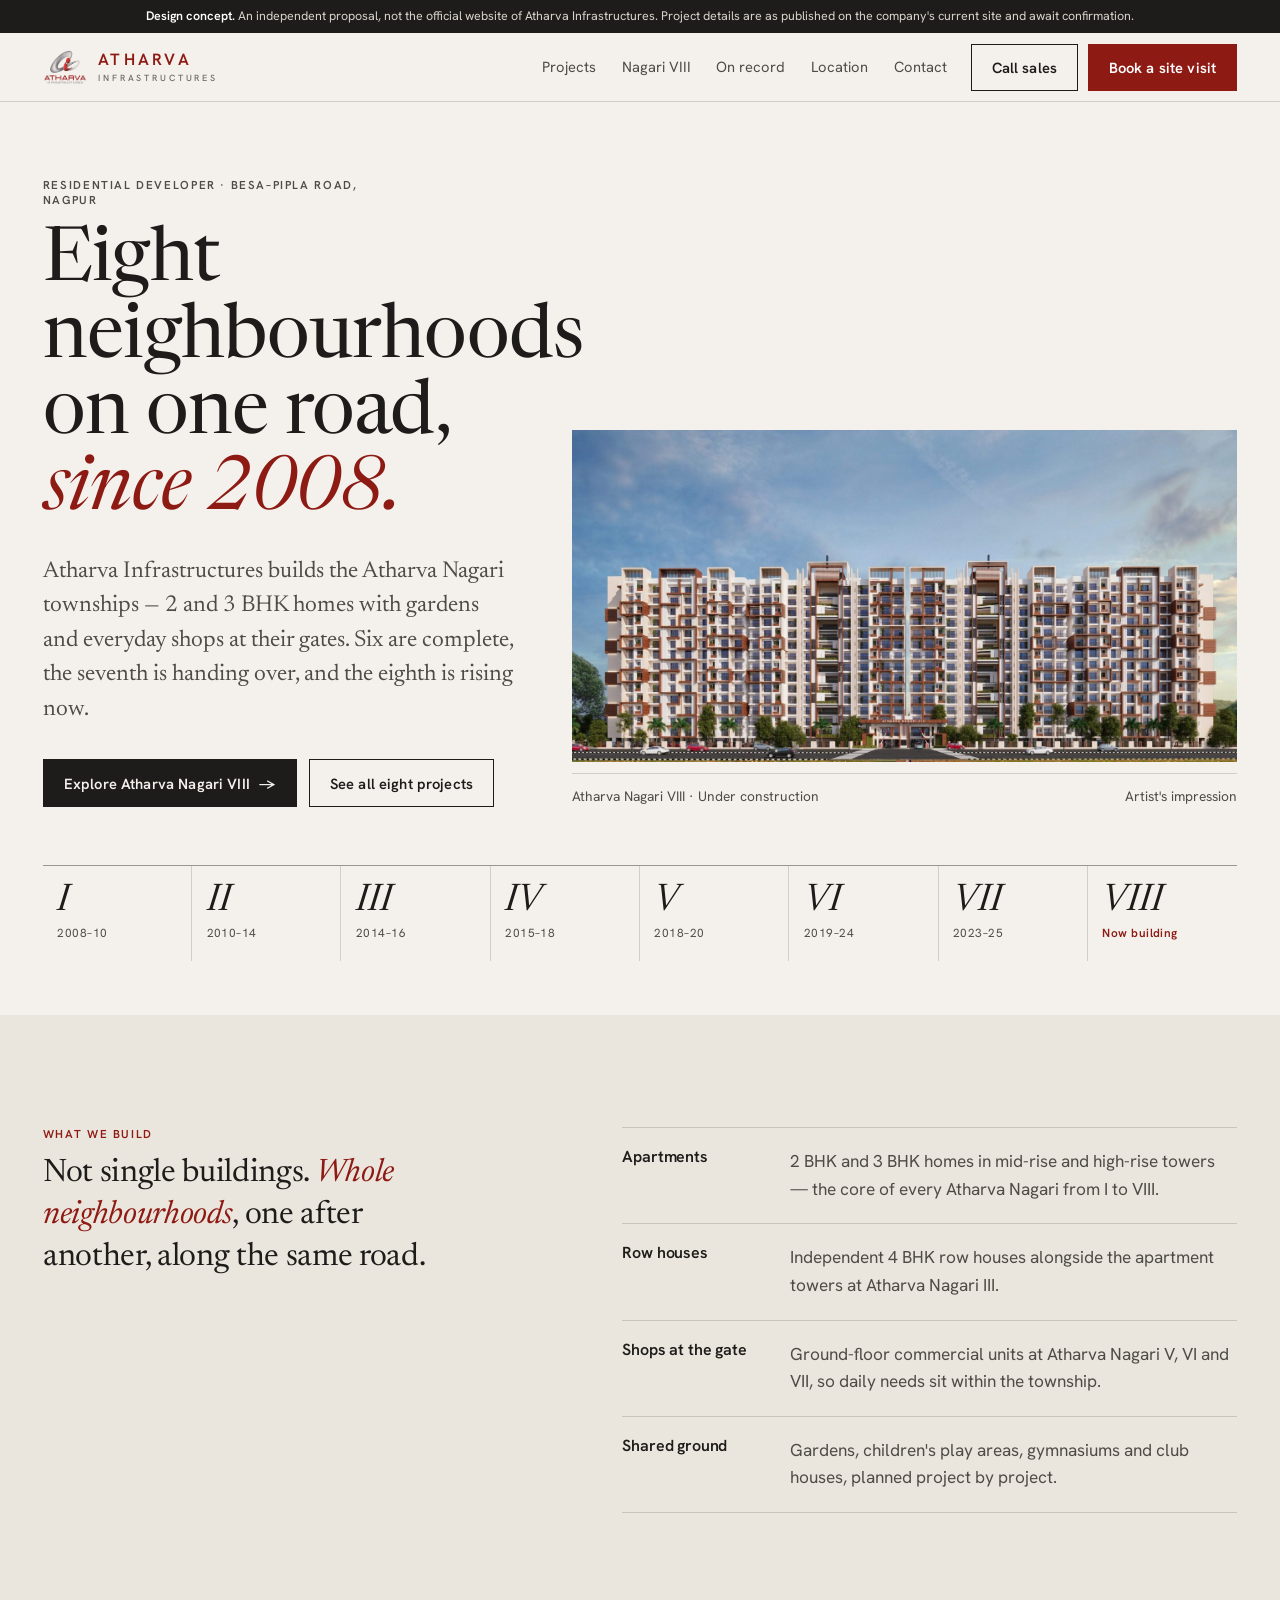
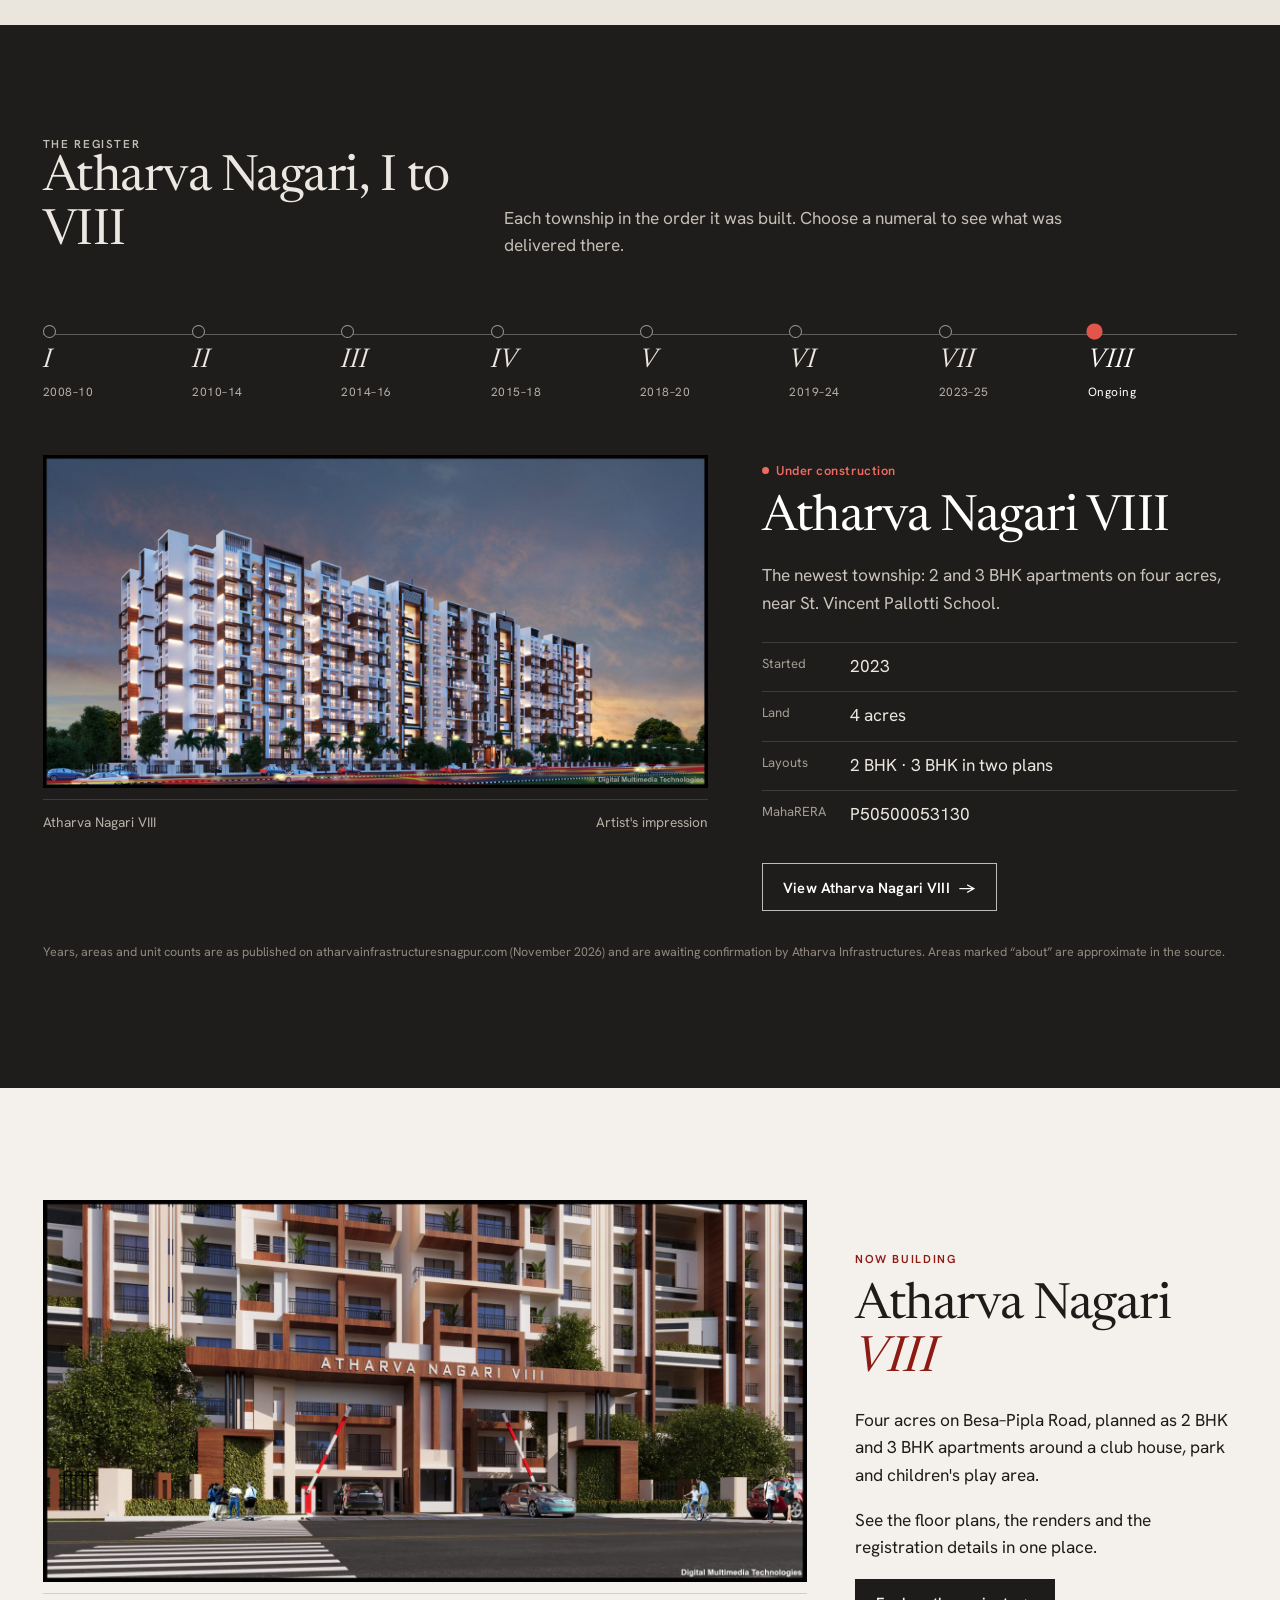
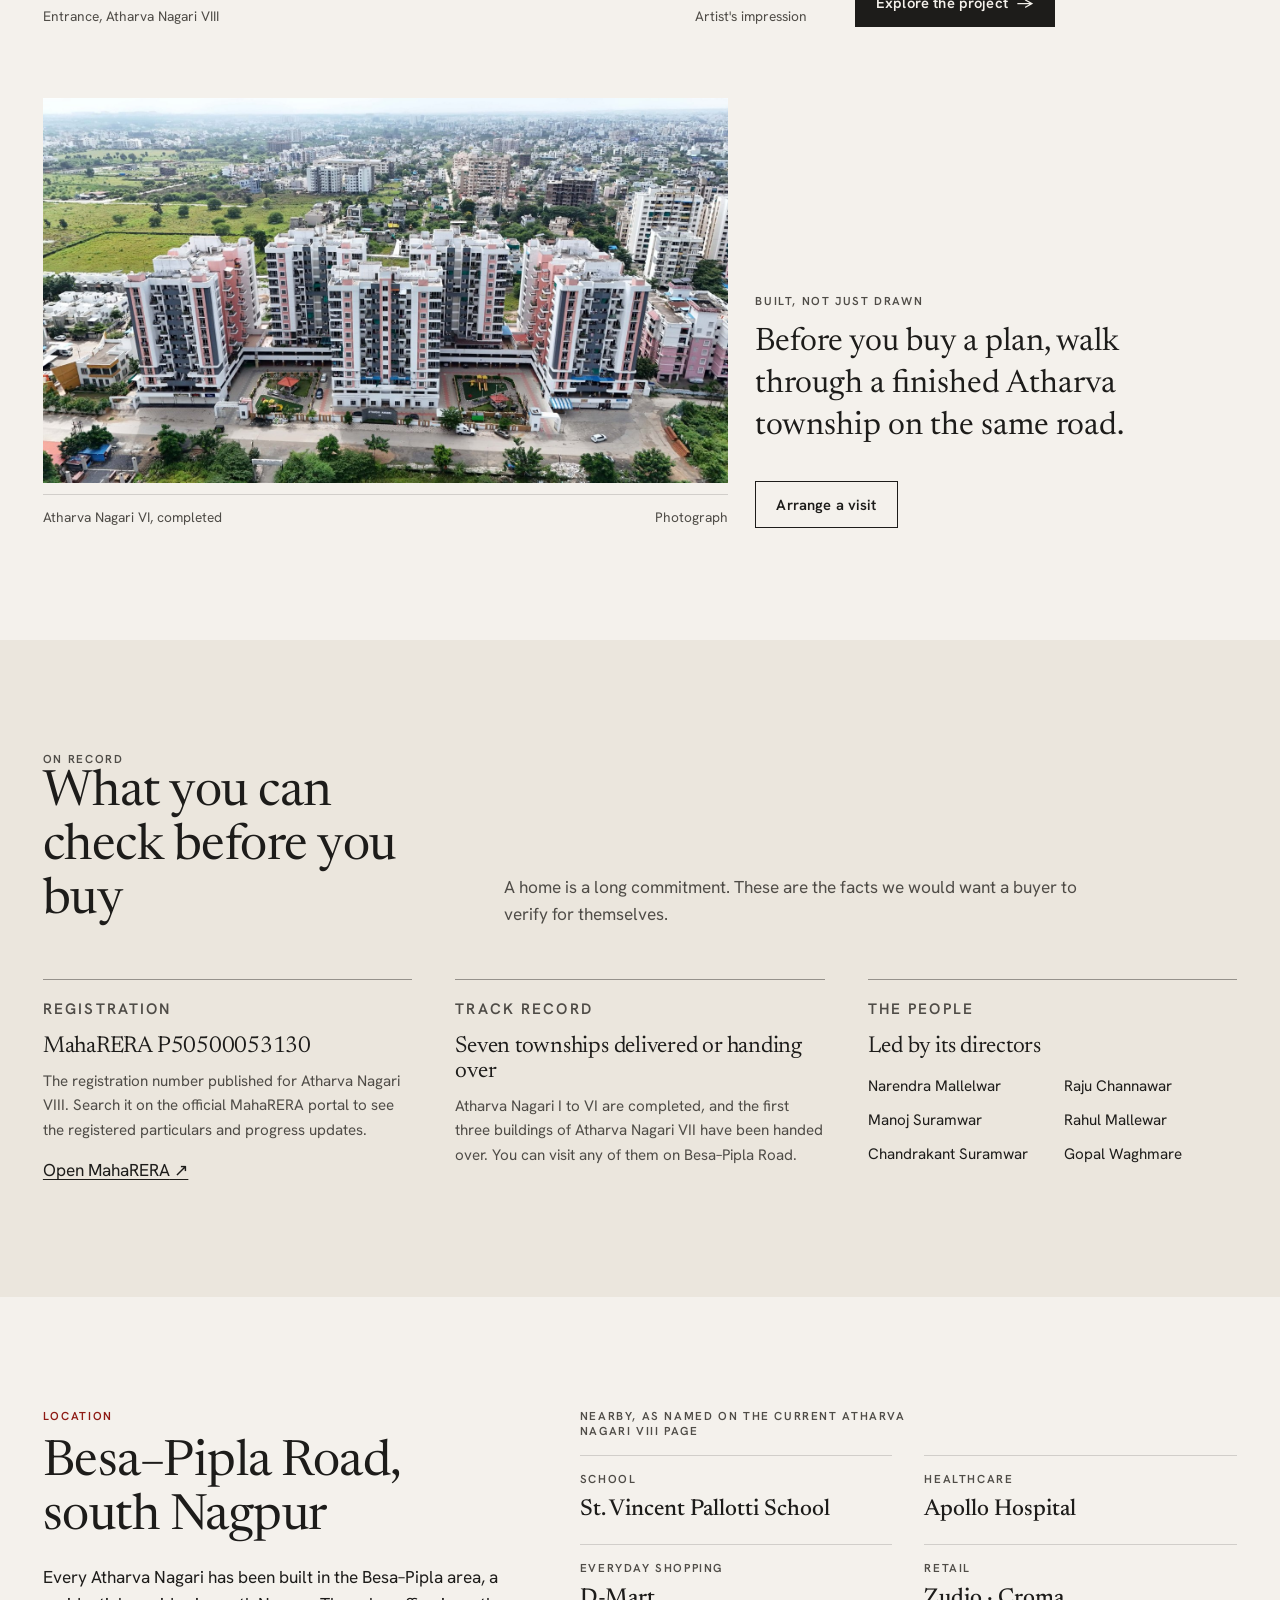
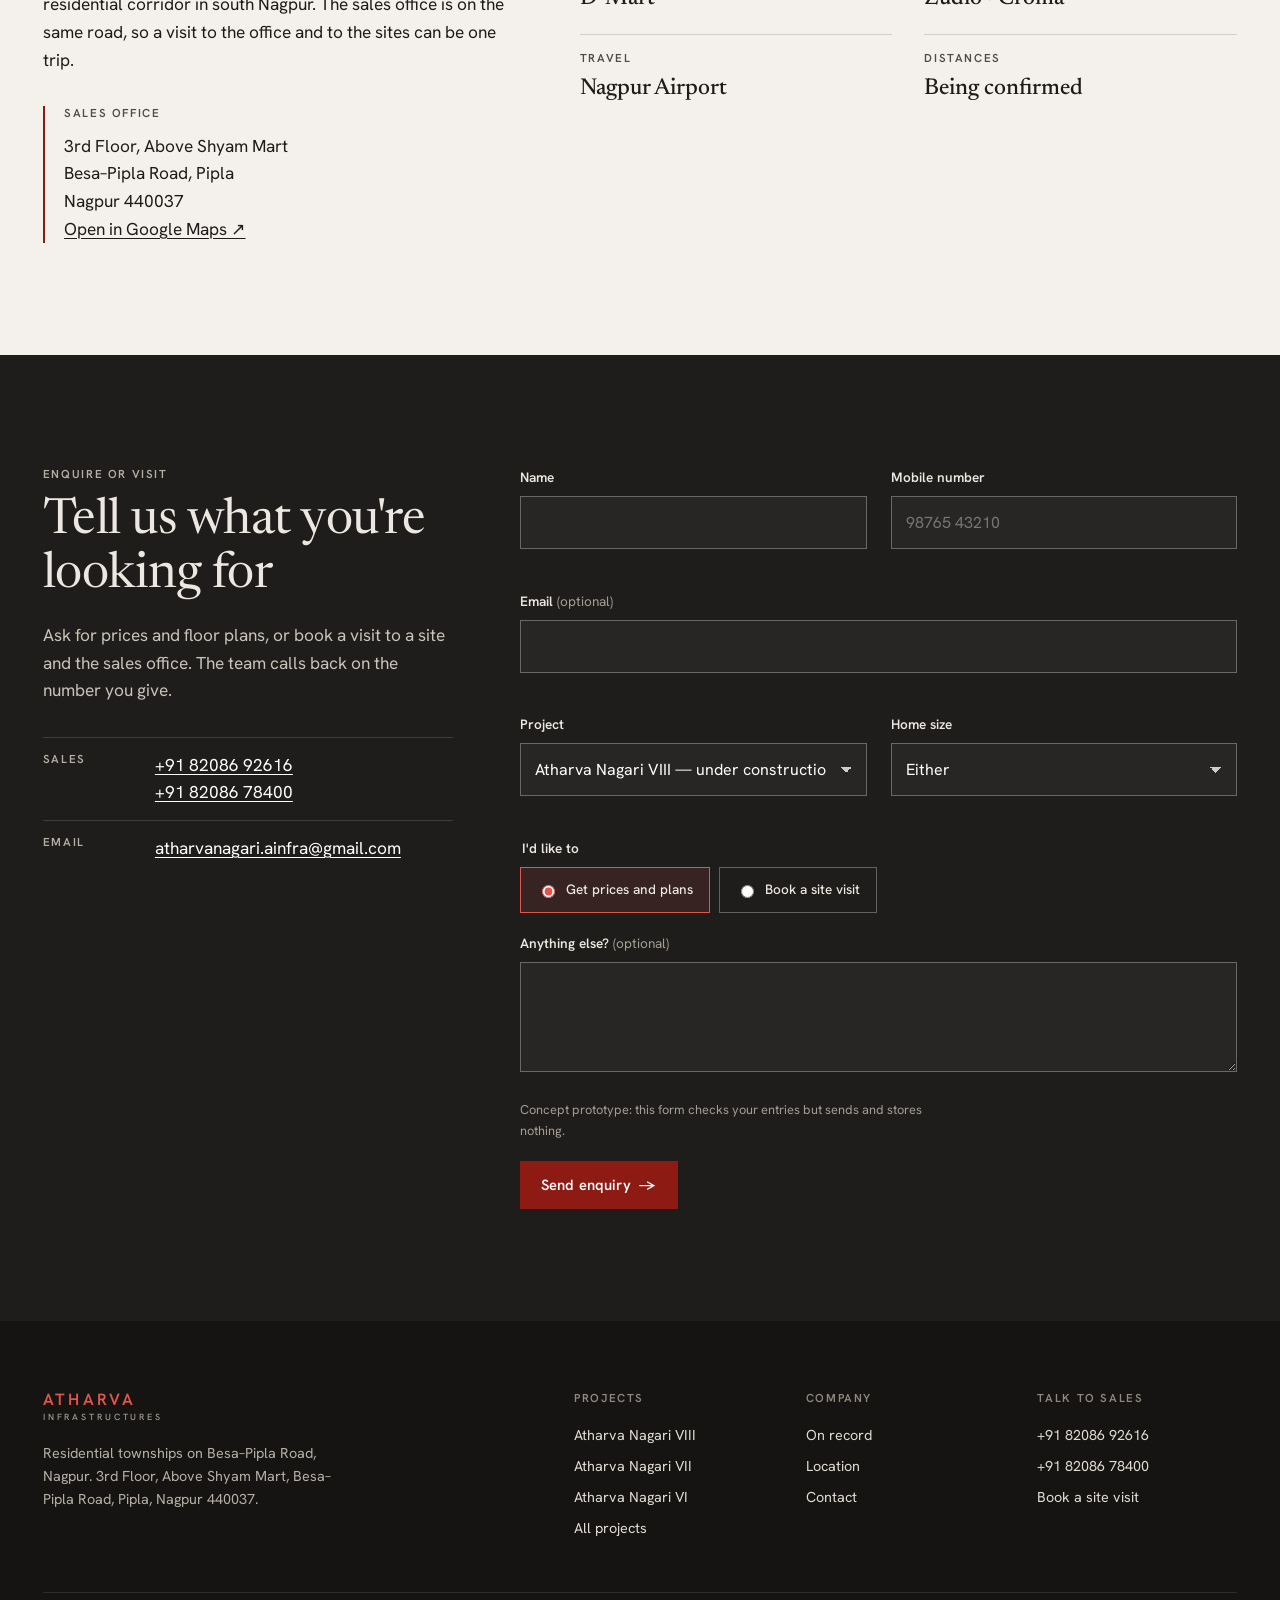
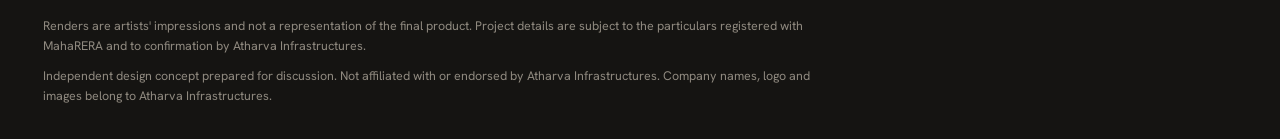
<file: index.html>
<!DOCTYPE html>
<html lang="en-IN" class="no-js">
<head>
  <meta charset="utf-8">
  <meta name="viewport" content="width=device-width, initial-scale=1">
  <title>Atharva Infrastructures — Atharva Nagari I to VIII, Besa–Pipla Road, Nagpur (design concept)</title>
  <meta name="description" content="Atharva Infrastructures builds the Atharva Nagari residential townships on Besa–Pipla Road, Nagpur: 2 and 3 BHK apartments since 2008. Independent redesign concept.">
  <meta name="robots" content="noindex, nofollow">
  <meta name="theme-color" content="#f4f1ec">
  <meta property="og:title" content="Atharva Infrastructures — website redesign concept">
  <meta property="og:description" content="An independent design concept for the Atharva Nagari townships, Besa–Pipla Road, Nagpur. Not the official website.">
  <meta property="og:type" content="website">
  <link rel="icon" href="assets/img/ui/favicon.svg" type="image/svg+xml">
  <link rel="preconnect" href="https://fonts.googleapis.com">
  <link rel="preconnect" href="https://fonts.gstatic.com" crossorigin>
  <link rel="stylesheet" href="https://fonts.googleapis.com/css2?family=Hanken+Grotesk:wght@400;500;600&family=Newsreader:ital,opsz,wght@0,6..72,400;1,6..72,400&display=swap">
  <link rel="stylesheet" href="assets/css/site.css">
  <script type="application/ld+json">
  {"@context":"https://schema.org","@type":"Organization","name":"Atharva Infrastructures","address":{"@type":"PostalAddress","streetAddress":"3rd Floor, Above Shyam Mart, Besa–Pipla Road, Pipla","addressLocality":"Nagpur","postalCode":"440037","addressRegion":"Maharashtra","addressCountry":"IN"},"telephone":["+91-8208692616","+91-8208678400"]}
  </script>
</head>
<body class="has-action-bar">
<a class="skip" href="#main">Skip to content</a>
<div class="concept-bar" role="note"><strong>Design concept.</strong> An independent proposal, not the official website of Atharva Infrastructures. Project details are as published on the company's current site and await confirmation.</div>

<header class="site-header">
  <div class="wrap">
    <a class="brand" href="./" aria-label="Atharva Infrastructures, home">
      <img class="brand__mark" src="assets/img/atharva/logo.png" alt="" width="44" height="34">
      <span class="brand__text"><span class="brand__name">ATHARVA</span><span class="brand__sub">INFRASTRUCTURES</span></span>
    </a>
    <nav class="nav" id="site-nav" aria-label="Main">
      <a href="#projects">Projects</a>
      <a href="projects/atharva-nagari-viii/">Nagari VIII</a>
      <a href="#record">On record</a>
      <a href="#location">Location</a>
      <a href="#enquire">Contact</a>
    </nav>
    <div class="header-cta">
      <a class="btn btn--ghost" href="tel:+918208692616">Call sales</a>
      <a class="btn btn--red" href="#enquire">Book a site visit</a>
      <button class="menu-toggle" type="button" aria-expanded="false" aria-controls="site-nav">Menu</button>
    </div>
  </div>
</header>

<main id="main">
  <!-- 1. Introduction: the numeral index is both the brand idea and the fastest route into a project -->
  <section class="intro" aria-labelledby="intro-title">
    <div class="wrap">
      <div class="intro__grid">
        <div>
          <p class="label">Residential developer · Besa–Pipla Road, Nagpur</p>
          <h1 id="intro-title">Eight neighbourhoods on one road, <em>since 2008.</em></h1>
          <p class="intro__lede">Atharva Infrastructures builds the Atharva Nagari townships — 2 and 3 BHK homes with gardens and everyday shops at their gates. Six are complete, the seventh is handing over, and the eighth is rising now.</p>
          <div class="intro__actions">
            <a class="btn" href="projects/atharva-nagari-viii/">Explore Atharva Nagari VIII <span class="arrow" aria-hidden="true">→</span></a>
            <a class="btn btn--ghost" href="#projects">See all eight projects</a>
          </div>
        </div>
        <figure class="reveal">
          <div class="media media--wide" data-label="Atharva Nagari VIII — render, day (company image, fetched locally)">
            <img src="assets/img/atharva/viii-cam02-day.jpg" alt="Architectural render of Atharva Nagari VIII: a long row of white and terracotta residential towers along a tree-lined road" width="1600" height="795" fetchpriority="high">
          </div>
          <figcaption><span>Atharva Nagari VIII · Under construction</span><span>Artist's impression</span></figcaption>
        </figure>
      </div>

      <nav class="index" aria-label="Atharva Nagari projects">
        <ol>
          <li><a href="#nagari-i" data-select-tab="tab-i"><span class="numeral">I</span><small>2008–10</small></a></li>
          <li><a href="#nagari-ii" data-select-tab="tab-ii"><span class="numeral">II</span><small>2010–14</small></a></li>
          <li><a href="#nagari-iii" data-select-tab="tab-iii"><span class="numeral">III</span><small>2014–16</small></a></li>
          <li><a href="#nagari-iv" data-select-tab="tab-iv"><span class="numeral">IV</span><small>2015–18</small></a></li>
          <li><a href="#nagari-v" data-select-tab="tab-v"><span class="numeral">V</span><small>2018–20</small></a></li>
          <li><a href="#nagari-vi" data-select-tab="tab-vi"><span class="numeral">VI</span><small>2019–24</small></a></li>
          <li><a href="#nagari-vii" data-select-tab="tab-vii"><span class="numeral">VII</span><small>2023–25</small></a></li>
          <li class="is-live"><a href="projects/atharva-nagari-viii/"><span class="numeral">VIII</span><small>Now building</small></a></li>
        </ol>
      </nav>
    </div>
  </section>

  <!-- 2. What Atharva builds -->
  <section class="section section--stone" aria-labelledby="builds-title">
    <div class="wrap builds">
      <div>
        <p class="label label--red">What we build</p>
        <h2 id="builds-title" class="builds__statement reveal">Not single buildings. <em>Whole neighbourhoods</em>, one after another, along the same road.</h2>
      </div>
      <ul class="typology reveal">
        <li><h3>Apartments</h3><p>2 BHK and 3 BHK homes in mid-rise and high-rise towers — the core of every Atharva Nagari from I to VIII.</p></li>
        <li><h3>Row houses</h3><p>Independent 4 BHK row houses alongside the apartment towers at Atharva Nagari III.</p></li>
        <li><h3>Shops at the gate</h3><p>Ground-floor commercial units at Atharva Nagari V, VI and VII, so daily needs sit within the township.</p></li>
        <li><h3>Shared ground</h3><p>Gardens, children's play areas, gymnasiums and club houses, planned project by project.</p></li>
      </ul>
    </div>
  </section>

  <!-- 3. The road: a register of all eight projects -->
  <section class="section section--night" id="projects" aria-labelledby="projects-title">
    <div class="wrap">
      <div class="section-head">
        <div>
          <p class="label">The register</p>
          <h2 id="projects-title">Atharva Nagari, I to VIII</h2>
        </div>
        <p>Each township in the order it was built. Choose a numeral to see what was delivered there.</p>
      </div>

      <ol class="road__tabs" role="tablist" aria-label="Projects in order of construction" data-scroll>
        <li role="presentation"><button class="road__tab" role="tab" id="tab-i" data-hash="nagari-i" aria-controls="nagari-i" aria-selected="false"><span class="dot" aria-hidden="true"></span><span class="numeral">I</span><small>2008–10</small></button></li>
        <li role="presentation"><button class="road__tab" role="tab" id="tab-ii" data-hash="nagari-ii" aria-controls="nagari-ii" aria-selected="false"><span class="dot" aria-hidden="true"></span><span class="numeral">II</span><small>2010–14</small></button></li>
        <li role="presentation"><button class="road__tab" role="tab" id="tab-iii" data-hash="nagari-iii" aria-controls="nagari-iii" aria-selected="false"><span class="dot" aria-hidden="true"></span><span class="numeral">III</span><small>2014–16</small></button></li>
        <li role="presentation"><button class="road__tab" role="tab" id="tab-iv" data-hash="nagari-iv" aria-controls="nagari-iv" aria-selected="false"><span class="dot" aria-hidden="true"></span><span class="numeral">IV</span><small>2015–18</small></button></li>
        <li role="presentation"><button class="road__tab" role="tab" id="tab-v" data-hash="nagari-v" aria-controls="nagari-v" aria-selected="false"><span class="dot" aria-hidden="true"></span><span class="numeral">V</span><small>2018–20</small></button></li>
        <li role="presentation"><button class="road__tab" role="tab" id="tab-vi" data-hash="nagari-vi" aria-controls="nagari-vi" aria-selected="false"><span class="dot" aria-hidden="true"></span><span class="numeral">VI</span><small>2019–24</small></button></li>
        <li role="presentation"><button class="road__tab" role="tab" id="tab-vii" data-hash="nagari-vii" aria-controls="nagari-vii" aria-selected="false"><span class="dot" aria-hidden="true"></span><span class="numeral">VII</span><small>2023–25</small></button></li>
        <li role="presentation"><button class="road__tab" role="tab" id="tab-viii" data-hash="nagari-viii" aria-controls="nagari-viii" aria-selected="true"><span class="dot" aria-hidden="true"></span><span class="numeral">VIII</span><small>Ongoing</small></button></li>
      </ol>

      <div class="road__panel" id="nagari-i" role="tabpanel" aria-labelledby="tab-i" tabindex="0">
        <div class="road__type" aria-hidden="true"><span>I</span></div>
        <div>
          <span class="status status--done">Completed</span>
          <h3>Atharva Nagari I</h3>
          <p>Where it began: a compact apartment project of 2 BHK homes on Besa–Pipla Road.</p>
          <dl class="facts"><dt>Built</dt><dd>2008–2010</dd><dt>Homes</dt><dd>90 apartments</dd><dt>Layouts</dt><dd>2 BHK, about 850 sq ft super built-up</dd></dl>
        </div>
      </div>

      <div class="road__panel" id="nagari-ii" role="tabpanel" aria-labelledby="tab-ii" tabindex="0">
        <div class="road__type" aria-hidden="true"><span>II</span></div>
        <div>
          <span class="status status--done">Completed</span>
          <h3>Atharva Nagari II</h3>
          <p>Apartments in the Besa–Manewada area, with a club house, swimming pool and jogging track listed among its amenities.</p>
          <dl class="facts"><dt>Built</dt><dd>2010–2014</dd><dt>Layouts</dt><dd>2 BHK and 3 BHK</dd></dl>
        </div>
      </div>

      <div class="road__panel" id="nagari-iii" role="tabpanel" aria-labelledby="tab-iii" tabindex="0">
        <div class="road__type" aria-hidden="true"><span>III</span></div>
        <div>
          <span class="status status--done">Completed</span>
          <h3>Atharva Nagari III</h3>
          <p>Apartment towers alongside a row of independent row houses.</p>
          <dl class="facts"><dt>Built</dt><dd>2014–2016</dd><dt>Land</dt><dd>About 2.7 acres</dd><dt>Homes</dt><dd>About 156 apartments in two towers, and 39 row houses</dd><dt>Layouts</dt><dd>2 and 3 BHK apartments · 4 BHK row houses</dd></dl>
        </div>
      </div>

      <div class="road__panel" id="nagari-iv" role="tabpanel" aria-labelledby="tab-iv" tabindex="0">
        <div class="road__type" aria-hidden="true"><span>IV</span></div>
        <div>
          <span class="status status--done">Completed</span>
          <h3>Atharva Nagari IV</h3>
          <p>Two towers of 2 BHK homes on about an acre, with a club house, gymnasium and sewage treatment plant.</p>
          <dl class="facts"><dt>Built</dt><dd>2015–2018</dd><dt>Land</dt><dd>About 1 acre</dd><dt>Homes</dt><dd>64 apartments in 2 towers</dd><dt>Layouts</dt><dd>2 BHK</dd></dl>
        </div>
      </div>

      <div class="road__panel" id="nagari-v" role="tabpanel" aria-labelledby="tab-v" tabindex="0">
        <figure>
          <div class="media media--photo" data-label="Atharva Nagari V — render (company image)"><img src="assets/img/atharva/v-render.png" alt="Render of Atharva Nagari V apartment towers" width="1300" height="866" loading="lazy"></div>
          <figcaption><span>Atharva Nagari V</span><span>Artist's impression</span></figcaption>
        </figure>
        <div>
          <span class="status status--done">Completed</span>
          <h3>Atharva Nagari V</h3>
          <p>Three towers of up to eleven floors, with a ground-plus-three commercial block at the front.</p>
          <dl class="facts"><dt>Built</dt><dd>2018–2020</dd><dt>Land</dt><dd>About 2.08 acres</dd><dt>Homes</dt><dd>132 apartments</dd><dt>Layouts</dt><dd>2 and 3 BHK, 1,070–1,338 sq ft</dd></dl>
        </div>
      </div>

      <div class="road__panel" id="nagari-vi" role="tabpanel" aria-labelledby="tab-vi" tabindex="0">
        <figure>
          <div class="media media--photo" data-label="Atharva Nagari VI — aerial photograph (company image)"><img src="assets/img/atharva/vi-aerial-1.jpg" alt="Aerial photograph of the completed Atharva Nagari VI towers with the surrounding neighbourhood" width="1600" height="900" loading="lazy"></div>
          <figcaption><span>Atharva Nagari VI, as built</span><span>Aerial photograph</span></figcaption>
        </figure>
        <div>
          <span class="status status--done">Ready to move in</span>
          <h3>Atharva Nagari VI</h3>
          <p>Five towers and ten shops on Besa–Pipla Road.</p>
          <dl class="facts"><dt>Built</dt><dd>2019–2024</dd><dt>Land</dt><dd>About 2 acres</dd><dt>Homes</dt><dd>About 288 apartments in 5 towers</dd><dt>Layouts</dt><dd>2 and 3 BHK</dd></dl>
        </div>
      </div>

      <div class="road__panel" id="nagari-vii" role="tabpanel" aria-labelledby="tab-vii" tabindex="0">
        <figure>
          <div class="media media--photo" data-label="Atharva Nagari VII — render (company image)"><img src="assets/img/atharva/vii-view1.jpg" alt="Render of Atharva Nagari VII high-rise towers beside a landscaped road" width="1600" height="1066" loading="lazy"></div>
          <figcaption><span>Atharva Nagari VII</span><span>Artist's impression</span></figcaption>
        </figure>
        <div>
          <span class="status status--phased">Phase 1 handed over · Phase 2 in progress</span>
          <h3>Atharva Nagari VII</h3>
          <p>A five-acre township with about two acres given to gardens. Three buildings are handed over; two further towers are being built.</p>
          <dl class="facts"><dt>Started</dt><dd>2023</dd><dt>Land</dt><dd>5 acres, about 2 acres of garden</dd><dt>Homes</dt><dd>240 apartments handed over · 168 under construction</dd><dt>Layouts</dt><dd>2 and 3 BHK, 985–1,227 sq ft</dd></dl>
        </div>
      </div>

      <div class="road__panel" id="nagari-viii" role="tabpanel" aria-labelledby="tab-viii" tabindex="0">
        <figure>
          <div class="media media--wide" data-label="Atharva Nagari VIII — render, night (company image)"><img src="assets/img/atharva/viii-cam01-night.jpg" alt="Night render of Atharva Nagari VIII towers with lit windows" width="1600" height="800" loading="lazy"></div>
          <figcaption><span>Atharva Nagari VIII</span><span>Artist's impression</span></figcaption>
        </figure>
        <div>
          <span class="status status--build">Under construction</span>
          <h3>Atharva Nagari VIII</h3>
          <p>The newest township: 2 and 3 BHK apartments on four acres, near St. Vincent Pallotti School.</p>
          <dl class="facts"><dt>Started</dt><dd>2023</dd><dt>Land</dt><dd>4 acres</dd><dt>Layouts</dt><dd>2 BHK · 3 BHK in two plans</dd><dt>MahaRERA</dt><dd>P50500053130</dd></dl>
          <a class="btn btn--light" href="projects/atharva-nagari-viii/">View Atharva Nagari VIII <span class="arrow" aria-hidden="true">→</span></a>
        </div>
      </div>

      <p class="source-note">Years, areas and unit counts are as published on atharvainfrastructuresnagpur.com (November 2026) and are awaiting confirmation by Atharva Infrastructures. Areas marked “about” are approximate in the source.</p>
    </div>
  </section>

  <!-- 4. Featured: Nagari VIII, with built work as proof -->
  <section class="section" aria-labelledby="feature-title">
    <div class="wrap">
      <div class="feature">
        <figure class="reveal">
          <div class="media media--wide" data-label="Atharva Nagari VIII — entrance render (company image)"><img src="assets/img/atharva/viii-cam03-day.jpg" alt="Render of the Atharva Nagari VIII entrance gateway with the project name above the gate" width="1600" height="800" loading="lazy"></div>
          <figcaption><span>Entrance, Atharva Nagari VIII</span><span>Artist's impression</span></figcaption>
        </figure>
        <div class="feature__text">
          <p class="label label--red">Now building</p>
          <h2 id="feature-title">Atharva Nagari <span class="numeral">VIII</span></h2>
          <p>Four acres on Besa–Pipla Road, planned as 2 BHK and 3 BHK apartments around a club house, park and children's play area.</p>
          <p>See the floor plans, the renders and the registration details in one place.</p>
          <a class="btn" href="projects/atharva-nagari-viii/">Explore the project <span class="arrow" aria-hidden="true">→</span></a>
        </div>
      </div>

      <div class="built">
        <figure class="reveal">
          <div class="media media--16x9" data-label="Atharva Nagari VI — aerial photograph (company image)"><img src="assets/img/atharva/vi-aerial-2.jpg" alt="Aerial photograph of Atharva Nagari VI towers in their neighbourhood" width="1600" height="900" loading="lazy"></div>
          <figcaption><span>Atharva Nagari VI, completed</span><span>Photograph</span></figcaption>
        </figure>
        <div class="reveal">
          <p class="label">Built, not just drawn</p>
          <p class="builds__statement" style="margin-top:.8rem">Before you buy a plan, walk through a finished Atharva township on the same road.</p>
          <a class="btn btn--ghost" href="#enquire" data-enquire="|visit">Arrange a visit</a>
        </div>
      </div>
    </div>
  </section>

  <!-- 5. On record: verifiable credibility, no invented numbers -->
  <section class="section section--stone" id="record" aria-labelledby="record-title">
    <div class="wrap">
      <div class="section-head">
        <div>
          <p class="label label--red">On record</p>
          <h2 id="record-title">What you can check before you buy</h2>
        </div>
        <p>A home is a long commitment. These are the facts we would want a buyer to verify for themselves.</p>
      </div>
      <div class="record">
        <div class="reveal">
          <p class="label">Registration</p>
          <h3>MahaRERA P50500053130</h3>
          <p>The registration number published for Atharva Nagari VIII. Search it on the official MahaRERA portal to see the registered particulars and progress updates.</p>
          <a href="https://maharera.maharashtra.gov.in/" rel="noopener" target="_blank">Open MahaRERA<span class="visually-hidden"> (opens in a new tab)</span> ↗</a>
        </div>
        <div class="reveal">
          <p class="label">Track record</p>
          <h3>Seven townships delivered or handing over</h3>
          <p>Atharva Nagari I to VI are completed, and the first three buildings of Atharva Nagari VII have been handed over. You can visit any of them on Besa–Pipla Road.</p>
        </div>
        <div class="reveal">
          <p class="label">The people</p>
          <h3>Led by its directors</h3>
          <ul class="people">
            <li>Narendra Mallelwar</li><li>Manoj Suramwar</li><li>Chandrakant Suramwar</li>
            <li>Raju Channawar</li><li>Rahul Mallewar</li><li>Gopal Waghmare</li>
          </ul>
        </div>
      </div>
    </div>
  </section>

  <!-- 6. Location -->
  <section class="section" id="location" aria-labelledby="location-title">
    <div class="wrap place">
      <div>
        <p class="label label--red">Location</p>
        <h2 id="location-title" style="font-size:var(--step-3);margin:.8rem 0 1.2rem">Besa–Pipla Road, south Nagpur</h2>
        <p>Every Atharva Nagari has been built in the Besa–Pipla area, a residential corridor in south Nagpur. The sales office is on the same road, so a visit to the office and to the sites can be one trip.</p>
        <address class="office">
          <p class="label">Sales office</p>
          3rd Floor, Above Shyam Mart<br>Besa–Pipla Road, Pipla<br>Nagpur 440037<br>
          <a href="https://www.google.com/maps/search/?api=1&amp;query=Atharva+Infrastructures+Besa+Pipla+Road+Pipla+Nagpur+440037" rel="noopener" target="_blank">Open in Google Maps<span class="visually-hidden"> (opens in a new tab)</span> ↗</a>
        </address>
      </div>
      <div>
        <p class="label" style="margin-bottom:1rem">Nearby, as named on the current Atharva Nagari VIII page</p>
        <ul class="landmarks">
          <li><span class="label">School</span><strong>St. Vincent Pallotti School</strong></li>
          <li><span class="label">Healthcare</span><strong>Apollo Hospital</strong></li>
          <li><span class="label">Everyday shopping</span><strong>D-Mart</strong></li>
          <li><span class="label">Retail</span><strong>Zudio · Croma</strong></li>
          <li><span class="label">Travel</span><strong>Nagpur Airport</strong></li>
          <li><span class="label">Distances</span><strong>Being confirmed</strong></li>
        </ul>
      </div>
    </div>
  </section>

  <!-- 7. Enquiry -->
  <section class="section section--night" id="enquire" aria-labelledby="enquire-title">
    <div class="wrap enquire">
      <div>
        <p class="label">Enquire or visit</p>
        <h2 id="enquire-title">Tell us what you're looking for</h2>
        <p style="color:#c9c3ba">Ask for prices and floor plans, or book a visit to a site and the sales office. The team calls back on the number you give.</p>
        <ul class="contact-lines">
          <li><span class="label">Sales</span><span><a href="tel:+918208692616">+91 82086 92616</a><br><a href="tel:+918208678400">+91 82086 78400</a></span></li>
          <li><span class="label">Email</span><a href="mailto:atharvanagari.ainfra@gmail.com">atharvanagari.ainfra@gmail.com</a></li>
        </ul>
      </div>
      <div>
        <form class="form" id="enquiry-form" novalidate aria-describedby="form-note">
          <div class="field">
            <label for="f-name">Name</label>
            <input id="f-name" name="name" type="text" autocomplete="name" required aria-describedby="f-name-error">
            <span class="error" id="f-name-error" aria-live="polite"></span>
          </div>
          <div class="field">
            <label for="f-phone">Mobile number</label>
            <input id="f-phone" name="phone" type="tel" inputmode="tel" autocomplete="tel" required aria-describedby="f-phone-error" placeholder="98765 43210">
            <span class="error" id="f-phone-error" aria-live="polite"></span>
          </div>
          <div class="field full">
            <label for="f-email">Email <span class="opt">(optional)</span></label>
            <input id="f-email" name="email" type="email" autocomplete="email" aria-describedby="f-email-error">
            <span class="error" id="f-email-error" aria-live="polite"></span>
          </div>
          <div class="field">
            <label for="f-project">Project</label>
            <select id="f-project" name="project" required aria-describedby="f-project-error">
              <option value="">Choose a project</option>
              <option value="viii" selected>Atharva Nagari VIII — under construction</option>
              <option value="vii">Atharva Nagari VII</option>
              <option value="any">Not sure yet — advise me</option>
            </select>
            <span class="error" id="f-project-error" aria-live="polite"></span>
          </div>
          <div class="field">
            <label for="f-config">Home size</label>
            <select id="f-config" name="config">
              <option value="">Either</option>
              <option value="2bhk">2 BHK</option>
              <option value="3bhk">3 BHK</option>
            </select>
          </div>
          <div class="field full">
            <fieldset>
              <legend>I'd like to</legend>
              <div class="choice">
                <label><input type="radio" name="intent" value="info" checked> Get prices and plans</label>
                <label><input type="radio" name="intent" value="visit"> Book a site visit</label>
              </div>
            </fieldset>
          </div>
          <div class="field full">
            <label for="f-msg">Anything else? <span class="opt">(optional)</span></label>
            <textarea id="f-msg" name="message" rows="3"></textarea>
          </div>
          <p class="form__note full" id="form-note">Concept prototype: this form checks your entries but sends and stores nothing.</p>
          <button class="btn btn--red full" type="submit">Send enquiry <span class="arrow" aria-hidden="true">→</span></button>
        </form>
        <div class="confirm" id="enquiry-confirm" hidden tabindex="-1" role="status">
          <p class="label">Enquiry ready</p>
          <h3 data-confirm-title>Thank you.</h3>
          <p data-confirm-body></p>
          <p>This is a design concept, so nothing was sent or saved. To reach Atharva today, call +91 82086 92616.</p>
          <button class="btn btn--light" type="button" data-confirm-reset>Start another enquiry</button>
        </div>
      </div>
    </div>
  </section>
</main>

<footer class="site-footer">
  <div class="wrap">
    <div class="footer-grid">
      <div class="footer-brand">
        <span class="brand__text"><span class="brand__name">ATHARVA</span><span class="brand__sub">INFRASTRUCTURES</span></span>
        <p>Residential townships on Besa–Pipla Road, Nagpur. 3rd Floor, Above Shyam Mart, Besa–Pipla Road, Pipla, Nagpur 440037.</p>
      </div>
      <div>
        <h2>Projects</h2>
        <ul>
          <li><a href="projects/atharva-nagari-viii/">Atharva Nagari VIII</a></li>
          <li><a href="#nagari-vii" data-select-tab="tab-vii">Atharva Nagari VII</a></li>
          <li><a href="#nagari-vi" data-select-tab="tab-vi">Atharva Nagari VI</a></li>
          <li><a href="#projects">All projects</a></li>
        </ul>
      </div>
      <div>
        <h2>Company</h2>
        <ul><li><a href="#record">On record</a></li><li><a href="#location">Location</a></li><li><a href="#enquire">Contact</a></li></ul>
      </div>
      <div>
        <h2>Talk to sales</h2>
        <ul><li><a href="tel:+918208692616">+91 82086 92616</a></li><li><a href="tel:+918208678400">+91 82086 78400</a></li><li><a href="#enquire">Book a site visit</a></li></ul>
      </div>
    </div>
    <div class="footer-legal">
      <p>Renders are artists' impressions and not a representation of the final product. Project details are subject to the particulars registered with MahaRERA and to confirmation by Atharva Infrastructures.</p>
      <p>Independent design concept prepared for discussion. Not affiliated with or endorsed by Atharva Infrastructures. Company names, logo and images belong to Atharva Infrastructures.</p>
    </div>
  </div>
</footer>

<div class="action-bar" aria-label="Quick actions">
  <a class="btn btn--ghost" href="tel:+918208692616">Call sales</a>
  <a class="btn btn--red" href="#enquire" data-enquire="|visit">Site visit</a>
</div>
<script src="assets/js/site.js" defer></script>
</body>
</html>
</file>
<file: assets/css/site.css>
/* Atharva Infrastructures — redesign concept
   Design language: "The Nagari ledger" — a developer's record kept like a surveyor's
   register. Roman numerals I–VIII are the brand's backbone; thin rules, captions and
   honest labels carry trust. Colour comes from the existing logo (Atharva red + silver)
   set on a warm limestone ground taken from the render facades. */

:root {
  --paper: #f4f1ec;
  --paper-2: #ebe6dd;
  --stone: #d9d3c8;
  --silver: #8f8d88;
  --ink: #1d1c1a;
  --ink-2: #4f4c47;
  --red: #8e1a14;
  --red-ink: #6f140f;
  --night: #1f1d1b;
  --line: rgba(29, 28, 26, 0.16);
  --line-strong: rgba(29, 28, 26, 0.42);

  --serif: "Newsreader", "Iowan Old Style", Georgia, serif;
  --sans: "Hanken Grotesk", "Segoe UI", system-ui, sans-serif;

  --step--1: clamp(0.8rem, 0.78rem + 0.1vw, 0.86rem);
  --step-0: clamp(1rem, 0.97rem + 0.15vw, 1.08rem);
  --step-1: clamp(1.2rem, 1.12rem + 0.4vw, 1.45rem);
  --step-2: clamp(1.5rem, 1.3rem + 0.9vw, 2.1rem);
  --step-3: clamp(2rem, 1.6rem + 1.9vw, 3.3rem);
  --step-4: clamp(2.6rem, 1.8rem + 3.6vw, 5.4rem);

  --gutter: clamp(1.15rem, 0.6rem + 2.6vw, 3rem);
  --max: 1360px;
  --header-h: 68px;
  --ease: cubic-bezier(0.22, 0.61, 0.36, 1);
}

*, *::before, *::after { box-sizing: border-box; }
html { -webkit-text-size-adjust: 100%; scroll-behavior: smooth; scroll-padding-top: calc(var(--header-h) + 12px); }
@media (prefers-reduced-motion: reduce) { html { scroll-behavior: auto; } }
body {
  margin: 0; background: var(--paper); color: var(--ink);
  font: 400 var(--step-0)/1.6 var(--sans);
  text-rendering: optimizeLegibility; -webkit-font-smoothing: antialiased;
  overflow-x: hidden;
}
figure { margin: 0; }
img { display: block; max-width: 100%; height: auto; }
a { color: inherit; text-decoration-thickness: 1px; text-underline-offset: 0.2em; }
a:hover { color: var(--red); }
button, input, select, textarea { font: inherit; color: inherit; }
:focus-visible { outline: 2px solid var(--red); outline-offset: 3px; }
h1, h2, h3 { font-family: var(--serif); font-weight: 400; line-height: 1.08; letter-spacing: -0.01em; margin: 0; }
p { margin: 0 0 1em; max-width: 62ch; }
.visually-hidden { position: absolute !important; width: 1px; height: 1px; overflow: hidden; clip: rect(0 0 0 0); white-space: nowrap; }
.skip { position: absolute; left: 1rem; top: -100px; background: var(--ink); color: var(--paper); padding: .6rem 1rem; z-index: 100; }
.skip:focus { top: 1rem; }

.wrap { width: 100%; max-width: var(--max); margin-inline: auto; padding-inline: var(--gutter); }

/* Labels — small tracked caps used like register headings */
.label {
  font: 600 0.72rem/1.3 var(--sans); letter-spacing: 0.14em; text-transform: uppercase; color: var(--ink-2);
}
.label--red { color: var(--red); }
.numeral { font-family: var(--serif); font-style: italic; font-feature-settings: "lnum"; }

/* Concept notice */
.concept-bar {
  background: var(--ink); color: #d8d4cc; font-size: 0.78rem; line-height: 1.4;
  padding: 0.5rem var(--gutter); text-align: center;
}
.concept-bar strong { color: #fff; font-weight: 600; }

/* Header */
.site-header {
  position: sticky; top: 0; z-index: 50; background: rgba(244, 241, 236, 0.94);
  backdrop-filter: saturate(1.2) blur(8px); border-bottom: 1px solid var(--line);
}
.site-header .wrap { display: flex; align-items: center; gap: 1.5rem; height: var(--header-h); }
.brand { display: flex; align-items: center; gap: 0.7rem; text-decoration: none; color: var(--ink); margin-right: auto; }
.brand__mark { width: 44px; height: 34px; object-fit: contain; }
.brand__mark.is-missing { display: none; }
.brand__text { display: flex; flex-direction: column; line-height: 1; }
.brand__name { font: 600 1.02rem/1 var(--sans); letter-spacing: 0.2em; color: var(--red); }
.brand__sub { font: 500 0.56rem/1 var(--sans); letter-spacing: 0.32em; color: #6b6964; margin-top: 0.32rem; }
.nav { display: flex; gap: 1.6rem; align-items: center; }
.nav a { text-decoration: none; font-size: 0.92rem; color: var(--ink-2); padding: 0.4rem 0; border-bottom: 1px solid transparent; }
.nav a:hover, .nav a[aria-current="page"] { color: var(--ink); border-color: var(--red); }
.header-cta { display: flex; gap: 0.6rem; align-items: center; }
.btn {
  display: inline-flex; align-items: center; justify-content: center; gap: 0.55rem;
  min-height: 46px; padding: 0.7rem 1.25rem; border: 1px solid var(--ink); background: var(--ink);
  color: var(--paper); text-decoration: none; font-weight: 600; font-size: 0.92rem; letter-spacing: 0.01em;
  cursor: pointer; transition: background 0.2s var(--ease), color 0.2s var(--ease), border-color 0.2s;
}
.btn:hover { background: var(--red); border-color: var(--red); color: #fff; }
.btn--red { background: var(--red); border-color: var(--red); color: #fff; }
.btn--red:hover { background: var(--red-ink); border-color: var(--red-ink); }
.btn--ghost { background: transparent; color: var(--ink); }
.btn--ghost:hover { background: var(--ink); color: var(--paper); border-color: var(--ink); }
.btn--light { background: transparent; color: #fff; border-color: rgba(255,255,255,.7); }
.btn--light:hover { background: #fff; color: var(--ink); border-color: #fff; }
.btn .arrow { transition: transform 0.2s var(--ease); }
.btn:hover .arrow { transform: translateX(3px); }
.menu-toggle { display: none; background: none; border: 1px solid var(--line-strong); min-height: 44px; padding: 0 0.9rem; cursor: pointer; font-weight: 600; font-size: 0.85rem; }

@media (max-width: 960px) {
  .nav, .header-cta .btn--ghost { display: none; }
  .menu-toggle { display: inline-flex; align-items: center; }
  .header-cta .btn { min-height: 44px; padding: 0.55rem 0.9rem; }
  .nav.is-open {
    display: flex; flex-direction: column; align-items: stretch; gap: 0;
    position: absolute; top: 100%; left: 0; right: 0; background: var(--paper);
    border-bottom: 1px solid var(--line); padding: 0.5rem var(--gutter) 1.2rem;
  }
  .nav.is-open a { padding: 0.95rem 0; border-bottom: 1px solid var(--line); font-size: 1.05rem; color: var(--ink); }
}
@media (max-width: 520px) { .header-cta .btn--red { display: none; } }

/* Sections */
.section { padding-block: clamp(4rem, 3rem + 5vw, 8rem); }
.section--tight { padding-block: clamp(3rem, 2rem + 3vw, 5rem); }
.section--stone { background: var(--paper-2); }
.section--night { background: var(--night); color: #ece8e1; }
.section--night .label { color: #b5afa6; }
.section-head { display: grid; grid-template-columns: minmax(0, 4fr) minmax(0, 7fr); gap: 2rem var(--gutter); align-items: end; margin-bottom: clamp(2rem, 1.5rem + 2vw, 3.5rem); }
.section-head h2 { font-size: var(--step-3); }
.section-head p { color: var(--ink-2); margin: 0; }
.section--night .section-head p { color: #c4beb5; }
@media (max-width: 800px) { .section-head { grid-template-columns: 1fr; } }
.rule-top { border-top: 1px solid var(--line-strong); padding-top: 1rem; }

/* Media with honest fallback when a company image is not present locally */
.media { position: relative; margin: 0; background: var(--stone); overflow: hidden; }
.media img { width: 100%; height: 100%; object-fit: cover; }
.media--wide { aspect-ratio: 2 / 1; }
.media--photo { aspect-ratio: 3 / 2; }
.media--16x9 { aspect-ratio: 16 / 9; }
.media--square { aspect-ratio: 1; background: #fff; }
.media--square img { object-fit: contain; }
.media.is-missing img { visibility: hidden; }
.media.is-missing {
  background:
    repeating-linear-gradient(135deg, transparent 0 14px, rgba(29,28,26,.05) 14px 15px),
    var(--stone);
}
.media.is-missing::after {
  content: attr(data-label); position: absolute; inset: auto 1rem 1rem 1rem;
  font: 600 0.72rem/1.4 var(--sans); letter-spacing: 0.08em; text-transform: uppercase; color: var(--ink-2);
}
figcaption, .caption {
  display: flex; justify-content: space-between; gap: 1rem; flex-wrap: wrap;
  font-size: var(--step--1); color: var(--ink-2); padding-top: 0.7rem; border-top: 1px solid var(--line); margin-top: 0.7rem;
}
.section--night figcaption { color: #b5afa6; border-color: rgba(255,255,255,.14); }

/* ---------- Home: introduction ---------- */
.intro { padding-top: clamp(2.5rem, 1.5rem + 4vw, 5.5rem); padding-bottom: clamp(2rem, 1rem + 3vw, 4rem); }
.intro__grid { display: grid; grid-template-columns: minmax(0, 5fr) minmax(0, 7fr); gap: clamp(2rem, 1rem + 3vw, 4.5rem); align-items: end; }
.intro h1 { font-size: var(--step-4); line-height: 1.02; margin: 1.1rem 0 1.5rem; }
.intro h1 em { color: var(--red); }
.intro__lede { font-size: var(--step-1); line-height: 1.5; color: var(--ink-2); font-family: var(--serif); }
.intro__actions { display: flex; flex-wrap: wrap; gap: 0.75rem; margin-top: 2rem; }
@media (max-width: 900px) { .intro__grid { grid-template-columns: 1fr; } }

/* Numeral index — doubles as project navigation */
.index { margin-top: clamp(2.5rem, 2rem + 2vw, 4rem); border-top: 1px solid var(--line-strong); }
.index ol { list-style: none; margin: 0; padding: 0; display: grid; grid-template-columns: repeat(8, minmax(0, 1fr)); }
.index li { border-right: 1px solid var(--line); }
.index li:last-child { border-right: 0; }
.index a {
  display: flex; flex-direction: column; gap: 0.25rem; text-decoration: none; padding: 1rem 0.9rem 1.1rem;
  transition: background 0.25s var(--ease);
}
.index a:hover { background: var(--paper-2); color: var(--ink); }
.index .numeral { font-size: clamp(1.6rem, 1.1rem + 1.6vw, 2.6rem); line-height: 1; color: var(--ink); }
.index a:hover .numeral { color: var(--red); }
.index small { font-size: 0.74rem; color: var(--ink-2); letter-spacing: 0.04em; }
.index .is-live small { color: var(--red); font-weight: 600; }
@media (max-width: 800px) {
  .index ol { grid-template-columns: repeat(4, minmax(0, 1fr)); }
  .index li:nth-child(4) { border-right: 0; }
  .index li:nth-child(-n+4) { border-bottom: 1px solid var(--line); }
}

/* ---------- Home: what Atharva builds ---------- */
.builds { display: grid; grid-template-columns: minmax(0, 5fr) minmax(0, 6fr); gap: clamp(2rem, 1rem + 4vw, 6rem); }
.builds__statement { font-family: var(--serif); font-size: var(--step-2); line-height: 1.3; max-width: 22ch; }
.builds__statement em { color: var(--red); }
.typology { list-style: none; margin: 0; padding: 0; }
.typology li { display: grid; grid-template-columns: 9rem 1fr; gap: 1.5rem; padding: 1.25rem 0; border-top: 1px solid var(--line); }
.typology li:last-child { border-bottom: 1px solid var(--line); }
.typology h3 { font-family: var(--sans); font-size: 1rem; font-weight: 600; }
.typology p { margin: 0; color: var(--ink-2); }
@media (max-width: 860px) { .builds { grid-template-columns: 1fr; } .typology li { grid-template-columns: 1fr; gap: 0.35rem; } }

/* ---------- Home: the road (project register) ---------- */
.road__tabs {
  list-style: none; margin: 0 0 2.5rem; padding: 0; display: grid; grid-template-columns: repeat(8, minmax(0, 1fr));
  position: relative;
}
.road__tabs li { background: linear-gradient(rgba(255,255,255,.28), rgba(255,255,255,.28)) 0 1.55rem / 100% 1px no-repeat; }
.road__tab {
  appearance: none; background: none; border: 0; width: 100%; text-align: left; cursor: pointer; padding: 0 0.5rem 0.8rem 0; color: #b5afa6;
  display: flex; flex-direction: column; gap: 0.55rem;
}
.road__tab .dot { width: 13px; height: 13px; border-radius: 50%; border: 1px solid rgba(255,255,255,.55); background: var(--night); margin-top: 1rem; transition: background .2s, transform .2s var(--ease); }
.road__tab .numeral { font-size: 1.7rem; line-height: 1; color: #ece8e1; }
.road__tab small { font-size: 0.75rem; letter-spacing: 0.04em; }
.road__tab:hover .dot { background: #fff; }
.road__tab[aria-selected="true"] .dot { background: #e2554b; border-color: #e2554b; transform: scale(1.25); }
.road__tab[aria-selected="true"] .numeral { color: #fff; }
.road__tab[aria-selected="true"] small { color: #fff; }
@media (max-width: 760px) {
  .road__tabs { display: flex; overflow-x: auto; scroll-snap-type: x mandatory; gap: 0; margin-inline: calc(var(--gutter) * -1); padding-inline: var(--gutter); scrollbar-width: none; }
  .road__tabs::-webkit-scrollbar { display: none; }
  .road__tabs li { flex: 0 0 5.2rem; scroll-snap-align: start; }
}
.road__panel { display: grid; grid-template-columns: minmax(0, 7fr) minmax(0, 5fr); gap: clamp(1.5rem, 1rem + 3vw, 4rem); align-items: start; }
.road__panel[hidden] { display: none; }
@media (max-width: 860px) { .road__panel { grid-template-columns: 1fr; } }
.road__panel h3 { font-size: var(--step-3); margin: 0.6rem 0 1rem; color: #fff; }
.road__panel p { color: #c9c3ba; }
.road__panel .media { background: #2c2a27; }
.road__panel .media.is-missing { background: repeating-linear-gradient(135deg, transparent 0 14px, rgba(255,255,255,.04) 14px 15px), #2c2a27; }
.road__panel .media.is-missing::after { color: #a39d94; }
.road__type { aspect-ratio: 3 / 2; display: grid; place-items: center; background: #2a2825; border: 1px solid rgba(255,255,255,.08); }
.road__type span { font-family: var(--serif); font-style: italic; font-size: clamp(5rem, 3rem + 9vw, 11rem); color: rgba(255,255,255,.12); line-height: 1; }
.facts { margin: 1.5rem 0; display: grid; grid-template-columns: minmax(5.5rem, max-content) minmax(0, 1fr); gap: 0; }
.facts dd { overflow-wrap: anywhere; }
.facts dt, .facts dd { padding: 0.65rem 0; border-top: 1px solid var(--line); margin: 0; }
.facts dt { padding-right: 1.5rem; font-size: 0.82rem; color: var(--ink-2); }
.section--night .facts dt, .section--night .facts dd { border-color: rgba(255,255,255,.14); }
.section--night .facts dt { color: #a39d94; }
.status { display: inline-flex; align-items: center; gap: 0.45rem; font-size: 0.8rem; font-weight: 600; letter-spacing: 0.04em; }
.status::before { content: ""; width: 7px; height: 7px; border-radius: 50%; background: currentColor; }
.status--build { color: var(--red); }
.section--night .status--build { color: #ef6b61; }
.status--done { color: #a7b8a0; }
.status--phased { color: #e0b46b; }
.source-note { font-size: 0.78rem; color: #8f897f; margin-top: 2rem; max-width: none; }
.section:not(.section--night) .source-note { color: var(--ink-2); }

/* ---------- Home: featured VIII spread ---------- */
.feature { display: grid; grid-template-columns: minmax(0, 8fr) minmax(0, 4fr); gap: clamp(1.5rem, 1rem + 2.5vw, 3.5rem); align-items: end; }
.feature__text h2 { font-size: var(--step-3); margin: 0.8rem 0 1.2rem; }
.feature__text .numeral { color: var(--red); }
@media (max-width: 900px) { .feature { grid-template-columns: 1fr; } }

.built { display: grid; grid-template-columns: repeat(12, minmax(0, 1fr)); gap: clamp(1rem, 0.5rem + 1.5vw, 2rem); margin-top: clamp(3rem, 2rem + 3vw, 5rem); }
.built > :nth-child(1) { grid-column: 1 / span 7; }
.built > :nth-child(2) { grid-column: 8 / span 5; align-self: end; }
@media (max-width: 760px) { .built > * { grid-column: 1 / -1 !important; } }

/* ---------- Record (credibility) ---------- */
.record { display: grid; grid-template-columns: repeat(3, minmax(0, 1fr)); gap: 0 var(--gutter); }
.record > div { border-top: 1px solid var(--line-strong); padding-top: 1.25rem; }
.record h3 { font-size: var(--step-1); margin: 0.75rem 0 0.6rem; }
.record p { color: var(--ink-2); font-size: 0.95rem; }
.people { list-style: none; padding: 0; margin: 0.5rem 0 0; columns: 2; column-gap: 1.5rem; font-size: 0.95rem; }
.people li { padding: 0.3rem 0; break-inside: avoid; }
@media (max-width: 900px) { .record { grid-template-columns: 1fr; gap: 2.5rem; } }

/* ---------- Location ---------- */
.place { display: grid; grid-template-columns: minmax(0, 5fr) minmax(0, 7fr); gap: clamp(2rem, 1rem + 4vw, 5rem); }
.landmarks { list-style: none; margin: 0; padding: 0; display: grid; grid-template-columns: repeat(2, minmax(0, 1fr)); gap: 0 2rem; }
.landmarks li { padding: 1rem 0; border-top: 1px solid var(--line); }
.landmarks .label { display: block; margin-bottom: 0.3rem; }
.landmarks strong { font-weight: 500; font-family: var(--serif); font-size: var(--step-1); }
.office { font-style: normal; border-left: 2px solid var(--red); padding-left: 1.2rem; margin-top: 2rem; }
@media (max-width: 860px) { .place { grid-template-columns: 1fr; } }
@media (max-width: 480px) { .landmarks { grid-template-columns: 1fr; } }

/* ---------- Enquiry ---------- */
.enquire { display: grid; grid-template-columns: minmax(0, 4fr) minmax(0, 7fr); gap: clamp(2rem, 1rem + 4vw, 5rem); }
.enquire h2 { font-size: var(--step-3); margin: 0.8rem 0 1.2rem; }
.contact-lines { list-style: none; padding: 0; margin: 2rem 0 0; }
.contact-lines li { padding: 0.85rem 0; border-top: 1px solid rgba(255,255,255,.14); display: grid; grid-template-columns: 6rem 1fr; gap: 1rem; }
.contact-lines a { color: #fff; }
.contact-lines a:hover { color: #f0a49d; }
@media (max-width: 860px) { .enquire { grid-template-columns: 1fr; } }

.form { display: grid; grid-template-columns: repeat(2, minmax(0, 1fr)); gap: 1.25rem 1.5rem; }
.form .full { grid-column: 1 / -1; }
.field label, .field legend { display: block; font-size: 0.85rem; font-weight: 600; margin-bottom: 0.45rem; color: #ece8e1; }
.field .opt { font-weight: 400; color: #a39d94; }
.field input, .field select, .field textarea {
  width: 100%; min-height: 50px; padding: 0.8rem 0.9rem; background: rgba(255,255,255,.04);
  border: 1px solid rgba(255,255,255,.3); border-radius: 0; color: #fff; font-size: 1rem;
}
.field select { appearance: none; background-image: linear-gradient(45deg, transparent 50%, #ccc 50%), linear-gradient(135deg, #ccc 50%, transparent 50%); background-position: calc(100% - 20px) 50%, calc(100% - 14px) 50%; background-size: 6px 6px; background-repeat: no-repeat; padding-right: 2.5rem; }
.field select option { color: var(--ink); }
.field textarea { min-height: 110px; resize: vertical; }
.field input:focus, .field select:focus, .field textarea:focus { outline: 2px solid #e2554b; outline-offset: 0; border-color: transparent; }
.field [aria-invalid="true"] { border-color: #f0a49d; }
.field .error { display: block; min-height: 1.2em; color: #f6b8b2; font-size: 0.82rem; margin-top: 0.35rem; }
.field fieldset { border: 0; padding: 0; margin: 0; }
.choice { display: flex; flex-wrap: wrap; gap: 0.6rem; }
.choice label { margin: 0; font-weight: 500; display: inline-flex; align-items: center; gap: 0.5rem; padding: 0.7rem 1rem; min-height: 46px; border: 1px solid rgba(255,255,255,.3); cursor: pointer; }
.choice input { width: auto; min-height: 0; accent-color: #e2554b; }
.choice label:has(input:checked) { border-color: #e2554b; background: rgba(226,85,75,.12); }
.form__note { font-size: 0.8rem; color: #a39d94; margin: 0; }
.form .btn--red { justify-self: start; }
.confirm { border: 1px solid rgba(255,255,255,.25); padding: clamp(1.5rem, 1rem + 2vw, 2.5rem); }
.confirm h3 { font-size: var(--step-2); color: #fff; margin: 0.6rem 0 1rem; }
.confirm p { color: #c9c3ba; }
@media (max-width: 600px) { .form { grid-template-columns: 1fr; } }

/* ---------- Footer ---------- */
.site-footer { background: #151412; color: #b5afa6; padding: clamp(3rem, 2rem + 3vw, 5rem) 0 2rem; font-size: 0.9rem; }
.footer-grid { display: grid; grid-template-columns: minmax(0, 5fr) repeat(3, minmax(0, 2fr)); gap: 2rem; }
.footer-grid h2 { font-family: var(--sans); font-size: 0.72rem; font-weight: 600; letter-spacing: 0.14em; text-transform: uppercase; color: #8f897f; margin-bottom: 1rem; }
.footer-grid ul { list-style: none; padding: 0; margin: 0; }
.footer-grid li { padding: 0.25rem 0; }
.footer-grid a { text-decoration: none; color: #e1dcd4; }
.footer-grid a:hover { color: #fff; text-decoration: underline; }
.footer-brand .brand__name { color: #e2554b; }
.footer-brand .brand__sub { color: #a39d94; }
.footer-brand p { margin-top: 1.25rem; max-width: 36ch; }
.footer-legal { margin-top: 3rem; padding-top: 1.5rem; border-top: 1px solid rgba(255,255,255,.1); font-size: 0.78rem; color: #8f897f; display: grid; gap: 0.6rem; }
.footer-legal p { max-width: 110ch; margin: 0; }
@media (max-width: 860px) { .footer-grid { grid-template-columns: 1fr 1fr; } .footer-brand { grid-column: 1 / -1; } }

/* ---------- Project page ---------- */
.crumbs { font-size: 0.82rem; color: var(--ink-2); padding-top: 1.5rem; }
.crumbs ol { list-style: none; display: flex; flex-wrap: wrap; gap: 0.5rem; padding: 0; margin: 0; }
.crumbs li + li::before { content: "/"; margin-right: 0.5rem; color: var(--silver); }
.p-hero { padding-top: 1.75rem; }
.p-hero__title { display: grid; grid-template-columns: minmax(0, 1fr) auto; gap: 1.5rem; align-items: end; margin-bottom: clamp(1.5rem, 1rem + 2vw, 2.5rem); }
.p-hero h1 { font-size: var(--step-4); line-height: 1; }
.p-hero h1 .numeral { color: var(--red); }
.p-hero__where { font-family: var(--serif); font-size: var(--step-1); color: var(--ink-2); margin: 0.75rem 0 0; }
.p-hero__actions { display: flex; gap: 0.75rem; flex-wrap: wrap; }
@media (max-width: 860px) { .p-hero__title { grid-template-columns: 1fr; } }
.p-hero .media--wide { aspect-ratio: 2 / 1; }
@media (max-width: 600px) { .p-hero .media--wide { aspect-ratio: 4 / 3; } }

.keyline { display: grid; grid-template-columns: repeat(5, minmax(0, 1fr)); border-bottom: 1px solid var(--line-strong); }
.keyline > div { padding: 1.1rem 1.2rem 1.2rem 0; border-right: 1px solid var(--line); }
.keyline > div + div { padding-left: 1.2rem; }
.keyline > div:last-child { border-right: 0; }
.keyline strong { display: block; font-family: var(--serif); font-weight: 400; font-size: var(--step-1); margin-top: 0.35rem; line-height: 1.25; }
@media (max-width: 900px) {
  .keyline { grid-template-columns: repeat(2, minmax(0, 1fr)); }
  .keyline > div { padding: 1rem 0.75rem 1rem 0; border-bottom: 1px solid var(--line); }
  .keyline > div + div { padding-left: 0; }
  .keyline > div:nth-child(even) { padding-left: 0.9rem; border-right: 0; }
  .keyline > div:last-child { grid-column: 1 / -1; border-bottom: 0; }
}

.overview { display: grid; grid-template-columns: minmax(0, 4fr) minmax(0, 7fr); gap: clamp(2rem, 1rem + 4vw, 5rem); }
.overview__lede { font-family: var(--serif); font-size: var(--step-2); line-height: 1.3; }
@media (max-width: 860px) { .overview { grid-template-columns: 1fr; } }

.tag { display: inline-block; font-size: 0.68rem; font-weight: 600; letter-spacing: 0.08em; text-transform: uppercase; padding: 0.15rem 0.45rem; border: 1px solid currentColor; margin-left: 0.4rem; vertical-align: 0.15em; white-space: nowrap; }
.tag--pub { color: var(--ink-2); }
.tag--confirm { color: #9a5b00; }
.tag--verify { color: var(--red); }

/* Configurations */
.plans { display: grid; grid-template-columns: minmax(0, 4fr) minmax(0, 7fr); gap: clamp(2rem, 1rem + 4vw, 5rem); align-items: start; }
.plan-tabs { list-style: none; padding: 0; margin: 0 0 2rem; border-top: 1px solid var(--line-strong); }
.plan-tab { appearance: none; width: 100%; background: none; border: 0; border-bottom: 1px solid var(--line); text-align: left; padding: 1.1rem 0; cursor: pointer; display: flex; justify-content: space-between; align-items: baseline; gap: 1rem; }
.plan-tab span:first-child { font-family: var(--serif); font-size: var(--step-2); }
.plan-tab[aria-selected="true"] span:first-child { color: var(--red); }
.plan-tab[aria-selected="true"] { border-bottom-color: var(--red); }
.plan-tab small { color: var(--ink-2); font-size: 0.82rem; }
.plan-panel[hidden] { display: none; }
@media (max-width: 860px) { .plans { grid-template-columns: 1fr; } }

/* Gallery */
.gallery { display: grid; grid-template-columns: repeat(12, minmax(0, 1fr)); gap: clamp(0.75rem, 0.5rem + 1vw, 1.5rem); }
.gallery button { appearance: none; padding: 0; border: 0; background: none; cursor: zoom-in; display: block; width: 100%; }
.gallery li { list-style: none; }
.gallery { padding: 0; margin: 0; }
.gallery li:nth-child(1) { grid-column: span 12; }
.gallery li:nth-child(2), .gallery li:nth-child(3) { grid-column: span 6; }
.gallery li:nth-child(n+4) { grid-column: span 4; }
.gallery .media { aspect-ratio: 2 / 1; }
@media (max-width: 700px) { .gallery li:nth-child(n) { grid-column: span 12; } .gallery li:nth-child(n+4) { grid-column: span 6; } }
.lightbox { border: 0; padding: 0; max-width: min(96vw, 1600px); width: 100%; background: transparent; }
.lightbox::backdrop { background: rgba(15, 14, 13, 0.92); }
.lightbox img { width: 100%; height: auto; max-height: 82vh; object-fit: contain; }
.lightbox__bar { display: flex; justify-content: space-between; align-items: center; gap: 1rem; color: #ddd; padding: 0.8rem 0; font-size: 0.9rem; }
.lightbox__bar .btn { min-height: 40px; }

/* Amenities */
.amen { list-style: none; padding: 0; margin: 0; display: grid; grid-template-columns: repeat(4, minmax(0, 1fr)); counter-reset: a; }
.amen li { counter-increment: a; padding: 1.25rem 1rem 1.5rem 0; border-top: 1px solid var(--line-strong); font-family: var(--serif); font-size: var(--step-1); }
.amen li::before { content: counter(a, decimal-leading-zero); display: block; font: 600 0.72rem/1 var(--sans); letter-spacing: 0.12em; color: var(--red); margin-bottom: 0.9rem; }
@media (max-width: 860px) { .amen { grid-template-columns: repeat(2, minmax(0, 1fr)); } }

.regulatory { display: grid; grid-template-columns: minmax(0, 5fr) minmax(0, 7fr); gap: clamp(2rem, 1rem + 4vw, 5rem); }
.reg-number { font-family: var(--serif); font-size: var(--step-3); letter-spacing: 0.02em; margin: 0.6rem 0 1rem; word-break: break-all; }
@media (max-width: 860px) { .regulatory { grid-template-columns: 1fr; } }

.next-projects { display: flex; flex-wrap: wrap; gap: 0.5rem; list-style: none; padding: 0; margin: 1.5rem 0 0; }
.next-projects a { display: inline-flex; min-width: 3.4rem; min-height: 46px; justify-content: center; align-items: center; border: 1px solid var(--line-strong); text-decoration: none; font-family: var(--serif); font-style: italic; font-size: 1.3rem; padding: 0 0.8rem; }
.next-projects a:hover { background: var(--ink); color: var(--paper); }

/* Mobile action bar */
.action-bar { display: none; }
@media (max-width: 760px) {
  .action-bar {
    display: grid; grid-template-columns: 1fr 1fr; position: fixed; left: 0; right: 0; bottom: 0; z-index: 60;
    background: var(--paper); border-top: 1px solid var(--line-strong); padding: 0.55rem; gap: 0.55rem;
    padding-bottom: max(0.55rem, env(safe-area-inset-bottom));
  }
  .action-bar .btn { min-height: 48px; }
  body.has-action-bar { padding-bottom: 72px; }
}

/* Motion: quiet reveal, disabled for reduced motion */
.reveal { opacity: 0; transform: translateY(14px); transition: opacity 0.8s var(--ease), transform 0.8s var(--ease); }
.reveal.is-in { opacity: 1; transform: none; }
@media (prefers-reduced-motion: reduce) { .reveal { opacity: 1; transform: none; transition: none; } }
.no-js .reveal { opacity: 1; transform: none; }
</file>
